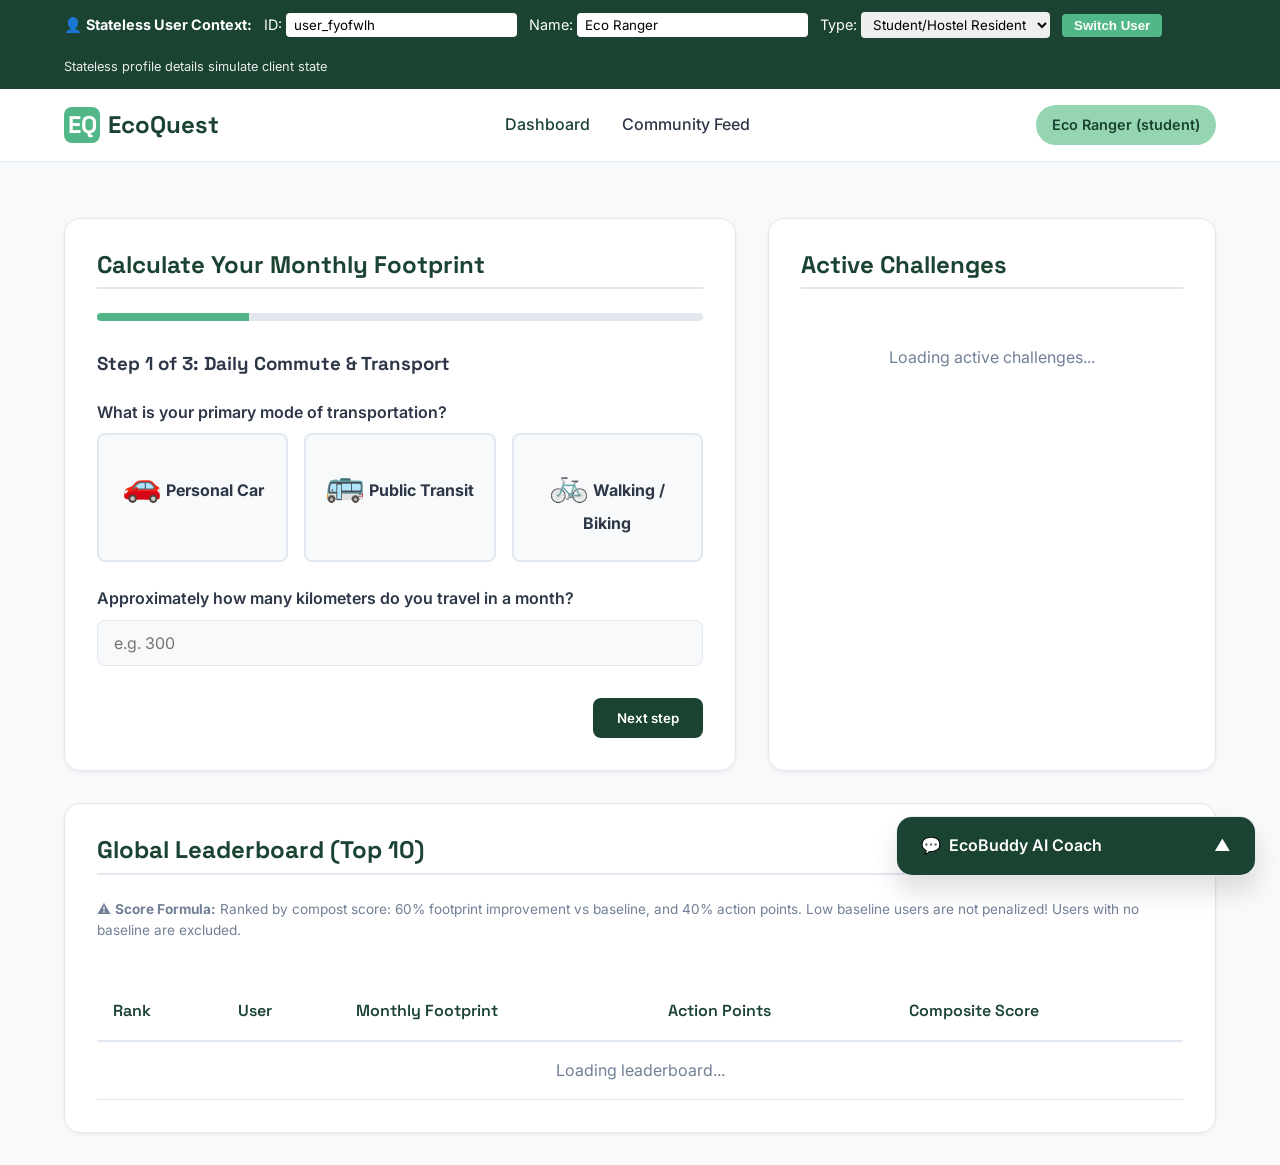
<file: ecoquest/frontend/index.html>
<!DOCTYPE html>
<html lang="en">
<head>
  <meta charset="UTF-8">
  <meta name="viewport" content="width=device-width, initial-scale=1.0">
  <title>EcoQuest — Carbon Footprint Awareness Platform</title>
  <meta name="description" content="Calculate your footprint, complete eco challenges, climb the leaderboard, and consult your personal AI coach EcoBuddy.">
  <link rel="stylesheet" href="assets/css/style.css">
</head>
<body>

  <!-- Stateless User Identification Bar -->
  <div class="user-identity-bar">
    <div class="user-identity-container">
      <div>
        <span>👤 <strong>Stateless User Context:</strong></span>
        <label for="config-user-id" style="margin-left: 0.5rem;">ID:</label>
        <input type="text" id="config-user-id" placeholder="e.g. user_1">
        <label for="config-user-name" style="margin-left: 0.5rem;">Name:</label>
        <input type="text" id="config-user-name" placeholder="e.g. Koushik">
        <label for="config-user-type" style="margin-left: 0.5rem;">Type:</label>
        <select id="config-user-type">
          <option value="student">Student/Hostel Resident</option>
          <option value="working professional">Working Professional</option>
          <option value="family">Family/Home Owner</option>
        </select>
        <button class="btn-primary-sm" onclick="updateCurrentUser()" style="margin-left: 0.5rem;">Switch User</button>
      </div>
      <div>
        <span style="font-size: 0.8rem; opacity: 0.9;">Stateless profile details simulate client state</span>
      </div>
    </div>
  </div>

  <!-- Header Section -->
  <header>
    <div class="nav-container">
      <a href="index.html" class="logo" id="logo-link">
        <div class="logo-icon">EQ</div>
        <span>EcoQuest</span>
      </a>
      <nav>
        <ul class="nav-links">
          <li><a href="index.html" class="active" id="nav-dashboard">Dashboard</a></li>
          <li><a href="community.html" id="nav-community">Community Feed</a></li>
        </ul>
      </nav>
      <div class="user-badge" id="header-user-badge">
        <span id="header-user-name">Loading...</span>
      </div>
    </div>
  </header>

  <!-- Main Body Content -->
  <main class="container">
    <div class="dashboard-grid">
      
      <!-- Left Column: Quiz SPA or Results Dashboard -->
      <section class="card" id="main-flow-card">
        <h2 class="card-title" id="flow-title">Calculate Your Monthly Footprint</h2>
        
        <!-- Multi-Step Progress Bar -->
        <div class="progress-container" id="quiz-progress-container">
          <div class="progress-bar" id="quiz-progress"></div>
        </div>

        <!-- Quiz Forms -->
        <form id="footprint-quiz-form">
          
          <!-- Step 1: Transport -->
          <div class="quiz-step active" id="step-1">
            <h3 style="margin-bottom: 1.5rem;">Step 1 of 3: Daily Commute & Transport</h3>
            <div class="form-group">
              <label>What is your primary mode of transportation?</label>
              <div class="quiz-options">
                <div class="quiz-option-card" data-group="transport" data-value="car">
                  <span style="font-size: 2rem;">🚗</span>
                  <strong>Personal Car</strong>
                </div>
                <div class="quiz-option-card" data-group="transport" data-value="public">
                  <span style="font-size: 2rem;">🚌</span>
                  <strong>Public Transit</strong>
                </div>
                <div class="quiz-option-card" data-group="transport" data-value="bike_walk">
                  <span style="font-size: 2rem;">🚲</span>
                  <strong>Walking / Biking</strong>
                </div>
              </div>
              <input type="hidden" id="quiz-transport" name="transport_type" value="">
            </div>
            <div class="form-group">
              <label for="quiz-distance">Approximately how many kilometers do you travel in a month?</label>
              <input type="number" id="quiz-distance" class="form-input" min="0" placeholder="e.g. 300" required>
            </div>
            <div class="btn-container">
              <div></div>
              <button type="button" class="btn btn-primary btn-next" id="step1-next">Next step</button>
            </div>
          </div>

          <!-- Step 2: Diet -->
          <div class="quiz-step" id="step-2">
            <h3 style="margin-bottom: 1.5rem;">Step 2 of 3: Dietary Patterns</h3>
            <div class="form-group">
              <label>Select the choice that best matches your monthly diet:</label>
              <div class="quiz-options">
                <div class="quiz-option-card" data-group="diet" data-value="meat">
                  <span style="font-size: 2rem;">🥩</span>
                  <strong>Meat Eater</strong>
                </div>
                <div class="quiz-option-card" data-group="diet" data-value="vegetarian">
                  <span style="font-size: 2rem;">🧀</span>
                  <strong>Vegetarian</strong>
                </div>
                <div class="quiz-option-card" data-group="diet" data-value="vegan">
                  <span style="font-size: 2rem;">🥗</span>
                  <strong>Vegan</strong>
                </div>
              </div>
              <input type="hidden" id="quiz-diet" name="diet_type" value="">
            </div>
            <div class="btn-container">
              <button type="button" class="btn btn-secondary btn-prev" id="step2-prev">Back</button>
              <button type="button" class="btn btn-primary btn-next" id="step2-next">Next step</button>
            </div>
          </div>

          <!-- Step 3: Electricity -->
          <div class="quiz-step" id="step-3">
            <h3 style="margin-bottom: 1.5rem;">Step 3 of 3: Household Electricity</h3>
            <div class="form-group">
              <label for="quiz-electricity">What is your monthly household electricity usage in kWh?</label>
              <p style="font-size: 0.85rem; color: var(--text-muted); margin-bottom: 1rem;">
                Check your recent utility bill. (Avg. Indian urban household is ~150-250 kWh)
              </p>
              <input type="number" id="quiz-electricity" class="form-input" min="0" placeholder="e.g. 200" required>
            </div>
            <div class="btn-container">
              <button type="button" class="btn btn-secondary btn-prev" id="step3-prev">Back</button>
              <button type="submit" class="btn btn-primary" id="step3-submit">Analyze Footprint</button>
            </div>
          </div>

          <!-- Step 4: Results Dashboard Display -->
          <div class="quiz-step" id="step-4">
            <div class="results-display">
              <!-- SVG Gauge Ring -->
              <div class="gauge-container">
                <svg class="gauge-svg" viewBox="0 0 200 200" id="results-gauge">
                  <circle class="gauge-circle-bg" cx="100" cy="100" r="90"></circle>
                  <circle class="gauge-circle-fill" id="gauge-fill" cx="100" cy="100" r="90"></circle>
                </svg>
                <div class="gauge-info">
                  <div class="gauge-value" id="results-total-val">0</div>
                  <div class="gauge-unit">kg CO2e / mo</div>
                  <span class="comparison-chip" id="results-comp-chip">Checking...</span>
                </div>
              </div>

              <!-- Breakdown Cards -->
              <div style="flex-grow: 1; width: 100%;">
                <h3 style="margin-bottom: 1rem;">Category Breakdown</h3>
                <div class="breakdown-grid">
                  <div class="breakdown-card">
                    <span style="font-size: 1.5rem;">🚗</span>
                    <div class="breakdown-card-val" id="breakdown-transport-val">0 kg</div>
                    <div class="breakdown-card-lbl">Transport</div>
                  </div>
                  <div class="breakdown-card">
                    <span style="font-size: 1.5rem;">🥩</span>
                    <div class="breakdown-card-val" id="breakdown-diet-val">0 kg</div>
                    <div class="breakdown-card-lbl">Diet</div>
                  </div>
                  <div class="breakdown-card">
                    <span style="font-size: 1.5rem;">⚡</span>
                    <div class="breakdown-card-val" id="breakdown-electricity-val">0 kg</div>
                    <div class="breakdown-card-lbl">Electricity</div>
                  </div>
                </div>
              </div>
            </div>

            <div style="margin-top: 2rem; border-top: 1px solid var(--border); padding-top: 1.5rem; text-align: center;">
              <p style="color: var(--text-muted); font-size: 0.9rem; margin-bottom: 1rem;">
                Want to calculate again? Just click the button below to reset the form.
              </p>
              <button type="button" class="btn btn-secondary" onclick="goToQuizStep(1)" id="btn-quiz-reset">Retake Quiz</button>
            </div>
          </div>

        </form>
      </section>

      <!-- Right Column: Active Challenges -->
      <section class="card" id="challenges-card">
        <h2 class="card-title">Active Challenges</h2>
        <div class="challenge-list" id="challenges-container">
          <div class="empty-state">Loading active challenges...</div>
        </div>
      </section>

      <!-- Global Leaderboard (Full Width below) -->
      <section class="card grid-full-width" id="leaderboard-card">
        <h2 class="card-title">Global Leaderboard (Top 10)</h2>
        <p style="font-size: 0.85rem; color: var(--text-muted); margin-bottom: 1.5rem;">
          ⚠️ <strong>Score Formula:</strong> Ranked by compost score: 60% footprint improvement vs baseline, and 40% action points. Low baseline users are not penalized! Users with no baseline are excluded.
        </p>
        <div class="leaderboard-table-container">
          <table class="leaderboard-table">
            <thead>
              <tr>
                <th>Rank</th>
                <th>User</th>
                <th>Monthly Footprint</th>
                <th>Action Points</th>
                <th>Composite Score</th>
              </tr>
            </thead>
            <tbody id="leaderboard-body">
              <tr>
                <td colspan="5" class="empty-state">Loading leaderboard...</td>
              </tr>
            </tbody>
          </table>
        </div>
      </section>

    </div>
  </main>

  <!-- EcoBuddy Collapsible Chat Panel -->
  <div class="chat-widget collapsed" id="chat-widget">
    <div class="chat-header" id="chat-header">
      <div class="chat-title">
        <span>💬</span>
        <span>EcoBuddy AI Coach</span>
      </div>
      <div class="chat-toggle-icon" id="chat-toggle-icon">▲</div>
    </div>
    <div class="chat-body">
      <div class="chat-messages" id="chat-messages">
        <div class="chat-bubble bubble-buddy">
          Hi! I am EcoBuddy, your personalized sustainability coach. Take the carbon quiz and ask me anything about reducing your footprint!
        </div>
      </div>
      <form class="chat-footer" id="chat-form">
        <input type="text" id="chat-input" class="chat-input" placeholder="Ask EcoBuddy..." required autocomplete="off">
        <button type="submit" class="btn-send" id="chat-send-btn">Send</button>
      </form>
    </div>
  </div>

  <script src="assets/js/app.js"></script>
</body>
</html>
</file>
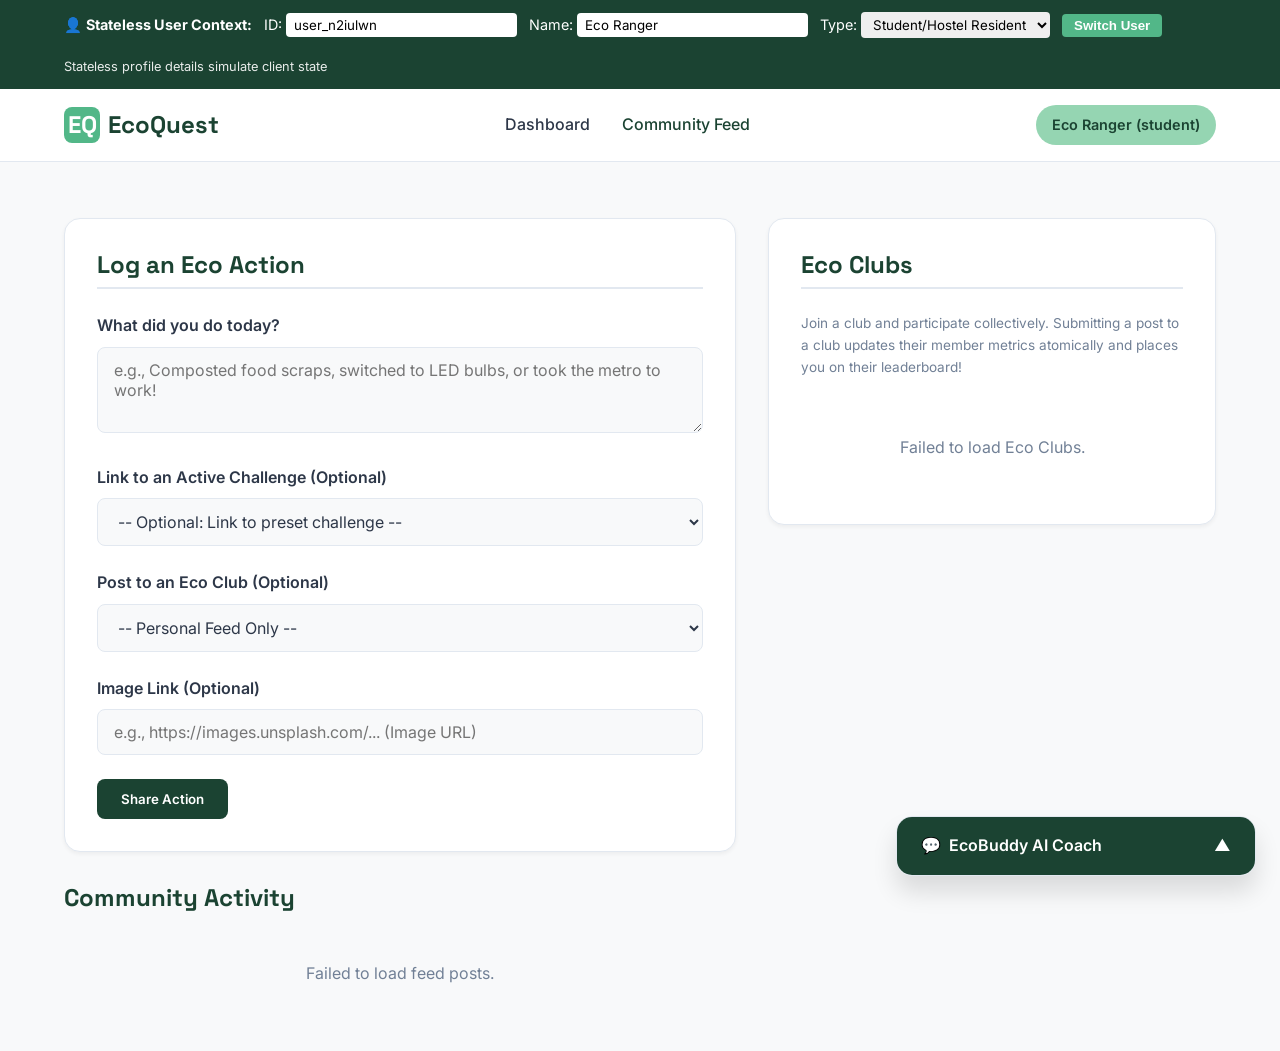
<file: ecoquest/frontend/community.html>
<!DOCTYPE html>
<html lang="en">
<head>
  <meta charset="UTF-8">
  <meta name="viewport" content="width=device-width, initial-scale=1.0">
  <title>EcoQuest — Community Feed & Eco Clubs</title>
  <meta name="description" content="Share your eco actions with the community, join Eco Clubs, and log your carbon-saving accomplishments.">
  <link rel="stylesheet" href="assets/css/style.css">
</head>
<body>

  <!-- Stateless User Identification Bar -->
  <div class="user-identity-bar">
    <div class="user-identity-container">
      <div>
        <span>👤 <strong>Stateless User Context:</strong></span>
        <label for="config-user-id" style="margin-left: 0.5rem;">ID:</label>
        <input type="text" id="config-user-id" placeholder="e.g. user_1">
        <label for="config-user-name" style="margin-left: 0.5rem;">Name:</label>
        <input type="text" id="config-user-name" placeholder="e.g. Koushik">
        <label for="config-user-type" style="margin-left: 0.5rem;">Type:</label>
        <select id="config-user-type">
          <option value="student">Student/Hostel Resident</option>
          <option value="working professional">Working Professional</option>
          <option value="family">Family/Home Owner</option>
        </select>
        <button class="btn-primary-sm" onclick="updateCurrentUser()" style="margin-left: 0.5rem;">Switch User</button>
      </div>
      <div>
        <span style="font-size: 0.8rem; opacity: 0.9;">Stateless profile details simulate client state</span>
      </div>
    </div>
  </div>

  <!-- Header Section -->
  <header>
    <div class="nav-container">
      <a href="index.html" class="logo" id="logo-link">
        <div class="logo-icon">EQ</div>
        <span>EcoQuest</span>
      </a>
      <nav>
        <ul class="nav-links">
          <li><a href="index.html" id="nav-dashboard">Dashboard</a></li>
          <li><a href="community.html" class="active" id="nav-community">Community Feed</a></li>
        </ul>
      </nav>
      <div class="user-badge" id="header-user-badge">
        <span id="header-user-name">Loading...</span>
      </div>
    </div>
  </header>

  <!-- Main Body Content -->
  <main class="container">
    <div class="dashboard-grid">
      
      <!-- Left Column: Community Log Form & Feed -->
      <section>
        
        <!-- Log Action Form -->
        <div class="card post-form-card" id="post-form-card">
          <h2 class="card-title">Log an Eco Action</h2>
          <form id="post-action-form">
            <div class="form-group">
              <label for="post-action-text">What did you do today?</label>
              <textarea id="post-action-text" class="form-input" rows="3" placeholder="e.g., Composted food scraps, switched to LED bulbs, or took the metro to work!" required></textarea>
            </div>
            
            <div class="form-group">
              <label for="post-challenge-select">Link to an Active Challenge (Optional)</label>
              <select id="post-challenge-select" class="form-select">
                <option value="">-- Optional: Link to preset challenge --</option>
              </select>
            </div>

            <div class="form-group">
              <label for="post-club-select">Post to an Eco Club (Optional)</label>
              <select id="post-club-select" class="form-select">
                <option value="">-- Personal Feed Only --</option>
                <option value="green-campus">Green Campus Network</option>
                <option value="clean-commuters">Clean Commuters Club</option>
                <option value="zero-waste-warriors">Zero-Waste Warriors</option>
              </select>
            </div>

            <div class="form-group">
              <label for="post-image-url">Image Link (Optional)</label>
              <input type="url" id="post-image-url" class="form-input" placeholder="e.g., https://images.unsplash.com/... (Image URL)">
            </div>

            <button type="submit" class="btn btn-primary" id="post-submit-btn">Share Action</button>
          </form>
        </div>

        <!-- Community Feed -->
        <h2 style="font-family: var(--font-headings); color: var(--primary); margin-bottom: 1rem;">Community Activity</h2>
        <div class="feed-container" id="feed-container">
          <div class="empty-state">Loading community feed...</div>
        </div>

      </section>

      <!-- Right Column: Eco Clubs -->
      <section>
        <div class="card">
          <h2 class="card-title">Eco Clubs</h2>
          <p style="font-size: 0.85rem; color: var(--text-muted); margin-bottom: 1.5rem;">
            Join a club and participate collectively. Submitting a post to a club updates their member metrics atomically and places you on their leaderboard!
          </p>
          <div class="feed-container" id="clubs-container">
            <div class="empty-state">Loading Eco Clubs...</div>
          </div>
        </div>
      </section>

    </div>
  </main>

  <!-- EcoBuddy Collapsible Chat Panel -->
  <div class="chat-widget collapsed" id="chat-widget">
    <div class="chat-header" id="chat-header">
      <div class="chat-title">
        <span>💬</span>
        <span>EcoBuddy AI Coach</span>
      </div>
      <div class="chat-toggle-icon" id="chat-toggle-icon">▲</div>
    </div>
    <div class="chat-body">
      <div class="chat-messages" id="chat-messages">
        <div class="chat-bubble bubble-buddy">
          Hi! I am EcoBuddy, your personalized sustainability coach. Take the carbon quiz and ask me anything about reducing your footprint!
        </div>
      </div>
      <form class="chat-footer" id="chat-form">
        <input type="text" id="chat-input" class="chat-input" placeholder="Ask EcoBuddy..." required autocomplete="off">
        <button type="submit" class="btn-send" id="chat-send-btn">Send</button>
      </form>
    </div>
  </div>

  <script src="assets/js/app.js"></script>
</body>
</html>
</file>
<file: ecoquest/frontend/assets/css/style.css>
/* 
  EcoQuest - Style Sheet
  Premium Carbon Footprint Platform Design
*/

@import url('https://fonts.googleapis.com/css2?family=Inter:wght@400;500;600;700&family=Space+Grotesk:wght@500;600;700&display=swap');

:root {
  /* Color Palette */
  --primary: #1B4332;
  --primary-light: #40916C;
  --mint: #52B788;
  --mint-light: #95D5B2;
  --canvas: #F8F9FA;
  --card-bg: #FFFFFF;
  --text: #2D3748;
  --text-muted: #718096;
  --border: #E2E8F0;
  --amber: #F4A261;
  --amber-light: #FFDDA1;
  --danger: #E63946;
  --danger-light: #FAD2E1;
  
  /* Fonts */
  --font-headings: 'Space Grotesk', sans-serif;
  --font-body: 'Inter', sans-serif;

  /* Shadows */
  --shadow-sm: 0 2px 4px rgba(0, 0, 0, 0.05);
  --shadow-md: 0 8px 16px rgba(0, 0, 0, 0.08);
  --shadow-lg: 0 16px 24px rgba(0, 0, 0, 0.12);
  --shadow-glow: 0 0 15px rgba(82, 183, 136, 0.3);

  /* Transitions */
  --transition-fast: 0.2s ease;
  --transition-normal: 0.3s cubic-bezier(0.4, 0, 0.2, 1);

  /* Layout */
  --radius-sm: 8px;
  --radius-md: 16px;
  --radius-lg: 24px;
  --radius-round: 50%;
  --max-width: 1200px;
}

/* Dark Mode Overrides */
@media (prefers-color-scheme: dark) {
  :root {
    --canvas: #0F1612;
    --card-bg: #18221D;
    --text: #F1F5F9;
    --text-muted: #94A3B8;
    --border: #2B3A33;
    --primary: #52B788;
    --primary-light: #74C69D;
    --mint: #1B4332;
    --mint-light: #2D6A4F;
    --shadow-glow: 0 0 20px rgba(82, 183, 136, 0.15);
  }
}

/* Reset and Base Styles */
* {
  box-sizing: border-box;
  margin: 0;
  padding: 0;
}

body {
  font-family: var(--font-body);
  background-color: var(--canvas);
  color: var(--text);
  line-height: 1.6;
  transition: background-color var(--transition-normal), color var(--transition-normal);
}

h1, h2, h3, h4, h5, h6 {
  font-family: var(--font-headings);
  font-weight: 700;
  line-height: 1.2;
}

/* Layout Utilities */
.container {
  width: 90%;
  max-width: var(--max-width);
  margin: 0 auto;
  padding: 2rem 0;
}

/* Header & Navigation */
header {
  background-color: var(--card-bg);
  border-bottom: 1px solid var(--border);
  position: sticky;
  top: 0;
  z-index: 100;
  transition: background-color var(--transition-normal), border var(--transition-normal);
}

.nav-container {
  display: flex;
  justify-content: space-between;
  align-items: center;
  width: 90%;
  max-width: var(--max-width);
  margin: 0 auto;
  padding: 1rem 0;
}

.logo {
  display: flex;
  align-items: center;
  gap: 0.5rem;
  font-family: var(--font-headings);
  font-size: 1.5rem;
  font-weight: 700;
  color: var(--primary);
  text-decoration: none;
}

.logo-icon {
  background-color: var(--mint);
  color: #FFFFFF;
  width: 36px;
  height: 36px;
  border-radius: var(--radius-sm);
  display: flex;
  align-items: center;
  justify-content: center;
  font-weight: bold;
}

.nav-links {
  display: flex;
  gap: 2rem;
  list-style: none;
}

.nav-links a {
  text-decoration: none;
  color: var(--text);
  font-weight: 500;
  transition: color var(--transition-fast);
}

.nav-links a:hover,
.nav-links a.active {
  color: var(--primary);
}

.user-badge {
  display: flex;
  align-items: center;
  gap: 0.75rem;
  background-color: var(--mint-light);
  color: var(--primary);
  padding: 0.5rem 1rem;
  border-radius: var(--radius-lg);
  font-weight: 600;
  font-size: 0.9rem;
}

/* User Selection Modal/Bar */
.user-identity-bar {
  background-color: var(--primary);
  color: white;
  padding: 0.75rem 0;
  font-size: 0.9rem;
}

.user-identity-container {
  width: 90%;
  max-width: var(--max-width);
  margin: 0 auto;
  display: flex;
  justify-content: space-between;
  align-items: center;
  flex-wrap: wrap;
  gap: 1rem;
}

.user-identity-container input, .user-identity-container select {
  padding: 0.25rem 0.5rem;
  border-radius: 4px;
  border: none;
  outline: none;
  font-family: var(--font-body);
}

.btn-primary-sm {
  background-color: var(--mint);
  color: white;
  border: none;
  padding: 0.25rem 0.75rem;
  border-radius: 4px;
  cursor: pointer;
  font-weight: 600;
}

.btn-primary-sm:hover {
  filter: brightness(1.1);
}

/* Main Dashboard Grid */
.dashboard-grid {
  display: grid;
  grid-template-columns: 1fr;
  gap: 2rem;
  margin-top: 1.5rem;
}

@media (min-width: 992px) {
  .dashboard-grid {
    grid-template-columns: 1.2fr 0.8fr;
  }
  .grid-full-width {
    grid-column: span 2;
  }
}

/* Premium Card Components */
.card {
  background-color: var(--card-bg);
  border-radius: var(--radius-md);
  border: 1px solid var(--border);
  box-shadow: var(--shadow-sm);
  padding: 2rem;
  transition: transform var(--transition-fast), box-shadow var(--transition-fast), background-color var(--transition-normal);
}

.card:hover {
  transform: translateY(-2px);
  box-shadow: var(--shadow-md);
}

.card-title {
  margin-bottom: 1.5rem;
  color: var(--primary);
  border-bottom: 2px solid var(--border);
  padding-bottom: 0.5rem;
}

/* Multi-Step Quiz Forms */
.quiz-step {
  display: none;
}

.quiz-step.active {
  display: block;
  animation: fadeIn 0.4s ease;
}

.progress-container {
  background-color: var(--border);
  height: 8px;
  border-radius: 4px;
  margin-bottom: 2rem;
  overflow: hidden;
}

.progress-bar {
  background-color: var(--mint);
  height: 100%;
  width: 25%;
  transition: width 0.3s ease;
}

.form-group {
  margin-bottom: 1.5rem;
}

.form-group label {
  display: block;
  margin-bottom: 0.5rem;
  font-weight: 600;
}

.form-input, .form-select {
  width: 100%;
  padding: 0.75rem 1rem;
  border: 1px solid var(--border);
  border-radius: var(--radius-sm);
  background-color: var(--canvas);
  color: var(--text);
  font-family: var(--font-body);
  font-size: 1rem;
  outline: none;
  transition: border-color var(--transition-fast);
}

.form-input:focus, .form-select:focus {
  border-color: var(--mint);
}

.quiz-options {
  display: grid;
  grid-template-columns: repeat(auto-fit, minmax(140px, 1fr));
  gap: 1rem;
  margin-bottom: 1.5rem;
}

.quiz-option-card {
  border: 2px solid var(--border);
  border-radius: var(--radius-sm);
  padding: 1.5rem 1rem;
  text-align: center;
  cursor: pointer;
  transition: all var(--transition-fast);
  background-color: var(--canvas);
}

.quiz-option-card:hover {
  border-color: var(--mint-light);
}

.quiz-option-card.selected {
  border-color: var(--mint);
  background-color: var(--mint-light);
  color: var(--primary);
}

.quiz-option-card input[type="radio"] {
  display: none;
}

.quiz-option-card i, .quiz-option-card svg {
  font-size: 2rem;
  margin-bottom: 0.5rem;
  display: block;
}

.btn-container {
  display: flex;
  justify-content: space-between;
  margin-top: 2rem;
}

.btn {
  padding: 0.75rem 1.5rem;
  border-radius: var(--radius-sm);
  font-family: var(--font-body);
  font-weight: 600;
  cursor: pointer;
  transition: all var(--transition-fast);
  border: none;
}

.btn-primary {
  background-color: var(--primary);
  color: white;
}

.btn-primary:hover {
  background-color: var(--primary-light);
}

.btn-secondary {
  background-color: var(--border);
  color: var(--text);
}

.btn-secondary:hover {
  filter: brightness(0.9);
}

/* Results Dashboard Components */
.results-display {
  display: flex;
  flex-direction: column;
  align-items: center;
  gap: 2rem;
}

@media (min-width: 768px) {
  .results-display {
    flex-direction: row;
    justify-content: space-around;
  }
}

/* Gauge Ring */
.gauge-container {
  position: relative;
  width: 200px;
  height: 200px;
}

.gauge-svg {
  width: 100%;
  height: 100%;
  transform: rotate(-90deg);
}

.gauge-circle-bg {
  fill: none;
  stroke: var(--border);
  stroke-width: 16;
}

.gauge-circle-fill {
  fill: none;
  stroke: var(--mint);
  stroke-width: 16;
  stroke-linecap: round;
  stroke-dasharray: 565.48; /* 2 * PI * r (r=90) */
  stroke-dashoffset: 565.48;
  transition: stroke-dashoffset 1.5s cubic-bezier(0.4, 0, 0.2, 1);
}

.gauge-info {
  position: absolute;
  top: 50%;
  left: 50%;
  transform: translate(-50%, -50%);
  text-align: center;
}

.gauge-value {
  font-family: var(--font-headings);
  font-size: 2rem;
  font-weight: 700;
  color: var(--text);
  line-height: 1;
}

.gauge-unit {
  font-size: 0.8rem;
  color: var(--text-muted);
  text-transform: uppercase;
}

.comparison-chip {
  display: inline-block;
  padding: 0.25rem 0.75rem;
  border-radius: var(--radius-lg);
  font-weight: 600;
  font-size: 0.85rem;
  margin-top: 0.5rem;
}

.chip-success {
  background-color: var(--mint-light);
  color: var(--primary);
}

.chip-danger {
  background-color: var(--danger-light);
  color: var(--danger);
}

.chip-warn {
  background-color: var(--amber-light);
  color: #8C5B00;
}

/* Breakdown Cards */
.breakdown-grid {
  display: grid;
  grid-template-columns: repeat(auto-fit, minmax(120px, 1fr));
  gap: 1rem;
  width: 100%;
}

.breakdown-card {
  background-color: var(--canvas);
  border: 1px solid var(--border);
  border-radius: var(--radius-sm);
  padding: 1rem;
  text-align: center;
}

.breakdown-card-val {
  font-family: var(--font-headings);
  font-size: 1.5rem;
  font-weight: 700;
  margin: 0.25rem 0;
}

.breakdown-card-lbl {
  font-size: 0.8rem;
  color: var(--text-muted);
}

/* Leaderboard Component */
.leaderboard-table-container {
  overflow-x: auto;
}

.leaderboard-table {
  width: 100%;
  border-collapse: collapse;
  margin-top: 1rem;
  text-align: left;
}

.leaderboard-table th {
  padding: 1rem;
  border-bottom: 2px solid var(--border);
  font-family: var(--font-headings);
  color: var(--primary);
  font-weight: 600;
}

.leaderboard-table td {
  padding: 1rem;
  border-bottom: 1px solid var(--border);
}

.leaderboard-table tr:hover {
  background-color: var(--canvas);
}

.leaderboard-rank {
  font-weight: 700;
  color: var(--text);
  width: 40px;
}

.leaderboard-rank-1 { color: #D4AF37; }
.leaderboard-rank-2 { color: #C0C0C0; }
.leaderboard-rank-3 { color: #CD7F32; }

/* Challenge List Component */
.challenge-list {
  display: flex;
  flex-direction: column;
  gap: 1rem;
}

.challenge-item {
  border: 1px solid var(--border);
  border-radius: var(--radius-sm);
  padding: 1rem 1.5rem;
  display: flex;
  justify-content: space-between;
  align-items: center;
  gap: 1rem;
  background-color: var(--canvas);
}

.challenge-details h4 {
  font-family: var(--font-headings);
  color: var(--primary);
}

.challenge-meta {
  display: flex;
  gap: 1rem;
  font-size: 0.8rem;
  color: var(--text-muted);
  margin-top: 0.25rem;
}

.challenge-meta span {
  display: flex;
  align-items: center;
  gap: 0.25rem;
}

/* EcoBuddy AI Chat (Fixed Collapsible) */
.chat-widget {
  position: fixed;
  bottom: 24px;
  right: 24px;
  width: 360px;
  max-width: calc(100vw - 48px);
  background-color: var(--card-bg);
  border: 1px solid var(--border);
  border-radius: var(--radius-md);
  box-shadow: var(--shadow-lg);
  display: flex;
  flex-direction: column;
  overflow: hidden;
  z-index: 1000;
  transition: height 0.3s cubic-bezier(0.4, 0, 0.2, 1), transform 0.3s ease;
  height: 480px;
}

.chat-widget.collapsed {
  height: 60px;
}

.chat-header {
  background-color: var(--primary);
  color: white;
  padding: 1rem 1.5rem;
  display: flex;
  justify-content: space-between;
  align-items: center;
  cursor: pointer;
  user-select: none;
}

.chat-title {
  display: flex;
  align-items: center;
  gap: 0.5rem;
  font-weight: 600;
}

.chat-toggle-icon {
  font-weight: bold;
}

.chat-body {
  display: flex;
  flex-direction: column;
  flex-grow: 1;
  overflow: hidden;
}

.chat-messages {
  flex-grow: 1;
  overflow-y: auto;
  padding: 1rem;
  display: flex;
  flex-direction: column;
  gap: 0.75rem;
}

.chat-bubble {
  padding: 0.75rem 1rem;
  border-radius: var(--radius-sm);
  max-width: 85%;
  font-size: 0.9rem;
  word-wrap: break-word;
}

.bubble-buddy {
  background-color: var(--canvas);
  color: var(--text);
  align-self: flex-start;
  border-bottom-left-radius: 0;
}

.bubble-user {
  background-color: var(--mint);
  color: white;
  align-self: flex-end;
  border-bottom-right-radius: 0;
}

.chat-footer {
  padding: 1rem;
  border-top: 1px solid var(--border);
  display: flex;
  gap: 0.5rem;
}

.chat-input {
  flex-grow: 1;
  padding: 0.5rem 0.75rem;
  border: 1px solid var(--border);
  border-radius: var(--radius-sm);
  outline: none;
  font-family: var(--font-body);
}

.btn-send {
  background-color: var(--primary);
  color: white;
  border: none;
  padding: 0.5rem 1rem;
  border-radius: var(--radius-sm);
  cursor: pointer;
  font-weight: 600;
}

/* Feed and Forms on Community Page */
.post-form-card {
  margin-bottom: 2rem;
}

.feed-container {
  display: flex;
  flex-direction: column;
  gap: 1.5rem;
}

.feed-post {
  background-color: var(--card-bg);
  border: 1px solid var(--border);
  border-radius: var(--radius-md);
  padding: 1.5rem;
  box-shadow: var(--shadow-sm);
}

.post-header {
  display: flex;
  justify-content: space-between;
  align-items: center;
  margin-bottom: 0.75rem;
}

.post-author {
  font-weight: 700;
  color: var(--primary);
}

.post-time {
  font-size: 0.8rem;
  color: var(--text-muted);
}

.post-content {
  margin-bottom: 1rem;
}

.post-image {
  max-width: 100%;
  max-height: 300px;
  border-radius: var(--radius-sm);
  margin-bottom: 1rem;
  display: block;
  object-fit: cover;
}

.post-footer {
  display: flex;
  justify-content: space-between;
  align-items: center;
  font-size: 0.85rem;
  color: var(--text-muted);
  border-top: 1px solid var(--border);
  padding-top: 0.75rem;
}

.post-badges {
  display: flex;
  gap: 0.5rem;
}

.post-badge {
  background-color: var(--canvas);
  border: 1px solid var(--border);
  padding: 0.2rem 0.5rem;
  border-radius: var(--radius-sm);
  font-size: 0.75rem;
}

/* Club Cards Layout */
.clubs-grid {
  display: grid;
  grid-template-columns: repeat(auto-fit, minmax(280px, 1fr));
  gap: 1.5rem;
  margin-top: 1rem;
}

.club-card {
  background-color: var(--card-bg);
  border: 1px solid var(--border);
  border-radius: var(--radius-md);
  padding: 1.5rem;
  display: flex;
  flex-direction: column;
  gap: 1rem;
  box-shadow: var(--shadow-sm);
}

.club-header {
  border-bottom: 1px solid var(--border);
  padding-bottom: 0.5rem;
}

.club-title {
  color: var(--primary);
  font-family: var(--font-headings);
}

.club-stats {
  display: grid;
  grid-template-columns: repeat(3, 1fr);
  gap: 0.5rem;
  text-align: center;
}

.club-stat-box {
  background-color: var(--canvas);
  border-radius: var(--radius-sm);
  padding: 0.5rem;
}

.club-stat-val {
  font-family: var(--font-headings);
  font-size: 1.1rem;
  font-weight: 700;
  color: var(--primary);
}

.club-stat-lbl {
  font-size: 0.7rem;
  color: var(--text-muted);
}

.club-ranking-list {
  list-style: none;
  font-size: 0.85rem;
  display: flex;
  flex-direction: column;
  gap: 0.35rem;
  background-color: var(--canvas);
  padding: 0.75rem;
  border-radius: var(--radius-sm);
}

.club-ranking-list li {
  display: flex;
  justify-content: space-between;
}

/* Animations */
@keyframes fadeIn {
  from { opacity: 0; transform: translateY(8px); }
  to { opacity: 1; transform: translateY(0); }
}

/* Empty State Styling */
.empty-state {
  text-align: center;
  padding: 2rem;
  color: var(--text-muted);
}
</file>
